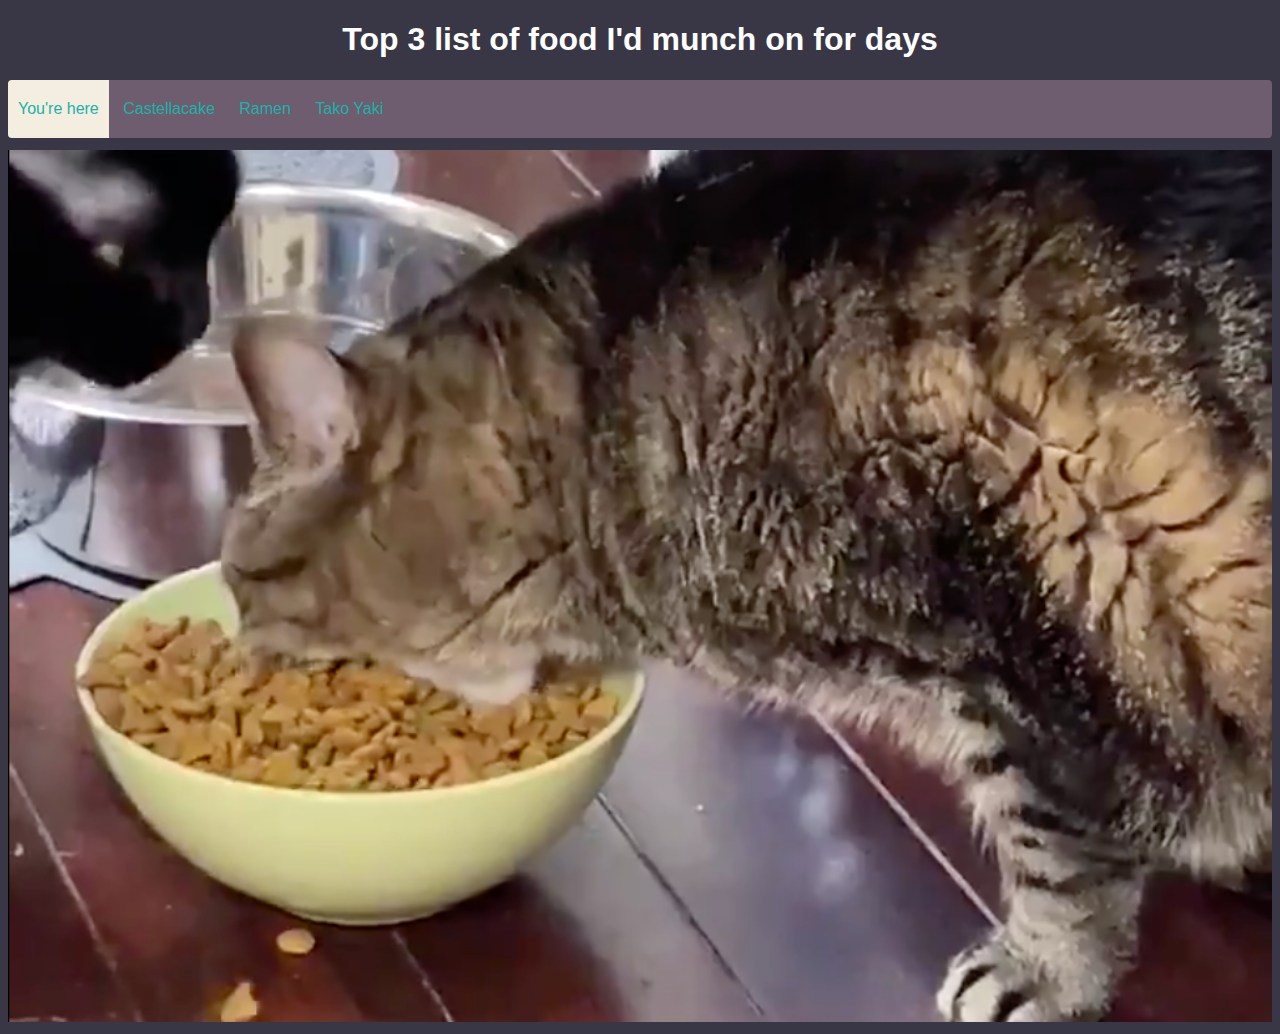
<file: index.html>
<!DOCTYPE html>
<html lang="en">
<head>
    <meta charset="UTF-8">
    <meta http-equiv="X-UA-Compatible" content="IE=edge">
    <meta name="viewport" content="width=device-width, initial-scale=1.0">
    <link rel="stylesheet" href="./css/style.css">
    <title>Gates of Heaven</title>
</head>

<body id="homepage">
    <h1 style="color: white;">Top 3 list of food I'd munch on for days</h1>
        <ol id="home-nav-bar">
            <li class="nav-l1"><a class="index-active" href="./index.html">You're here</a></li>
            <li class="nav-l1"><a href="./recipes/castellacake.html">Castellacake</a></li>
            <li class="nav-l1"><a href="./recipes/ramen.html">Ramen</a></li>
            <li class="nav-l1"><a href="./recipes/tako-yaki.html">Tako Yaki</a></li>
        </ol>
    <img src="./imgs/cat-eating.png" alt="gud catto" class="responsive-cat">
</body>
</html>
</file>
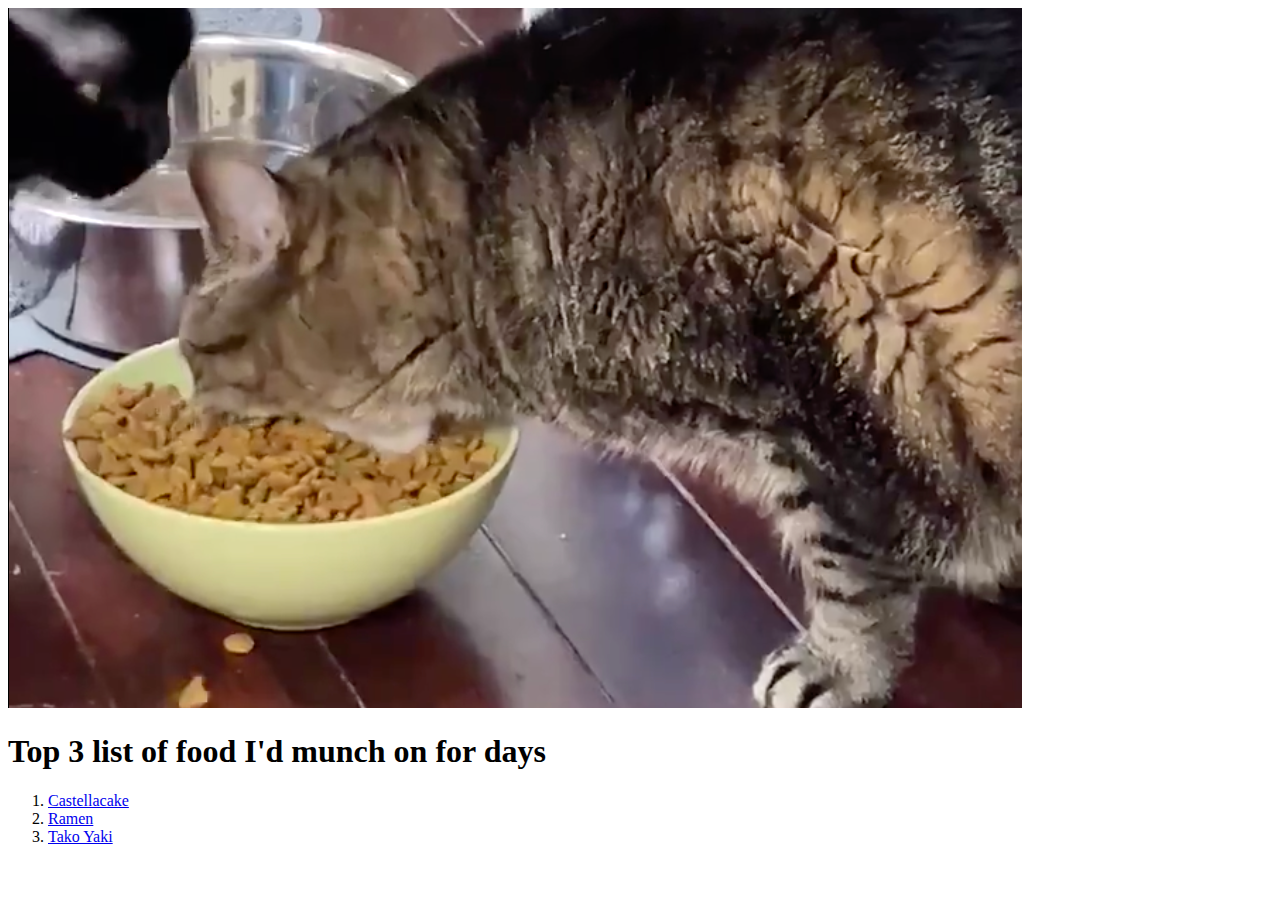
<file: main/index.html>
<!DOCTYPE html>
<html lang="en">
<head>
    <meta charset="UTF-8">
    <meta http-equiv="X-UA-Compatible" content="IE=edge">
    <meta name="viewport" content="width=device-width, initial-scale=1.0">
    <title>Gates of Heaven</title>
</head>

<body>
    <img src="../main/imgs/cat-eating.png" alt="gud catto">
    <h1>Top 3 list of food I'd munch on for days</h1>
    <ol>
    <li><a href="../recipes/castellacake/castellacake.html">Castellacake</a></li>
    <li><a href="../recipes/ramen/ramen.html">Ramen</a></li>
    <li><a href="../recipes/tako-yaki/tako-yaki.html">Tako Yaki</a></li>
    </ol>
</body>
</html>
</file>
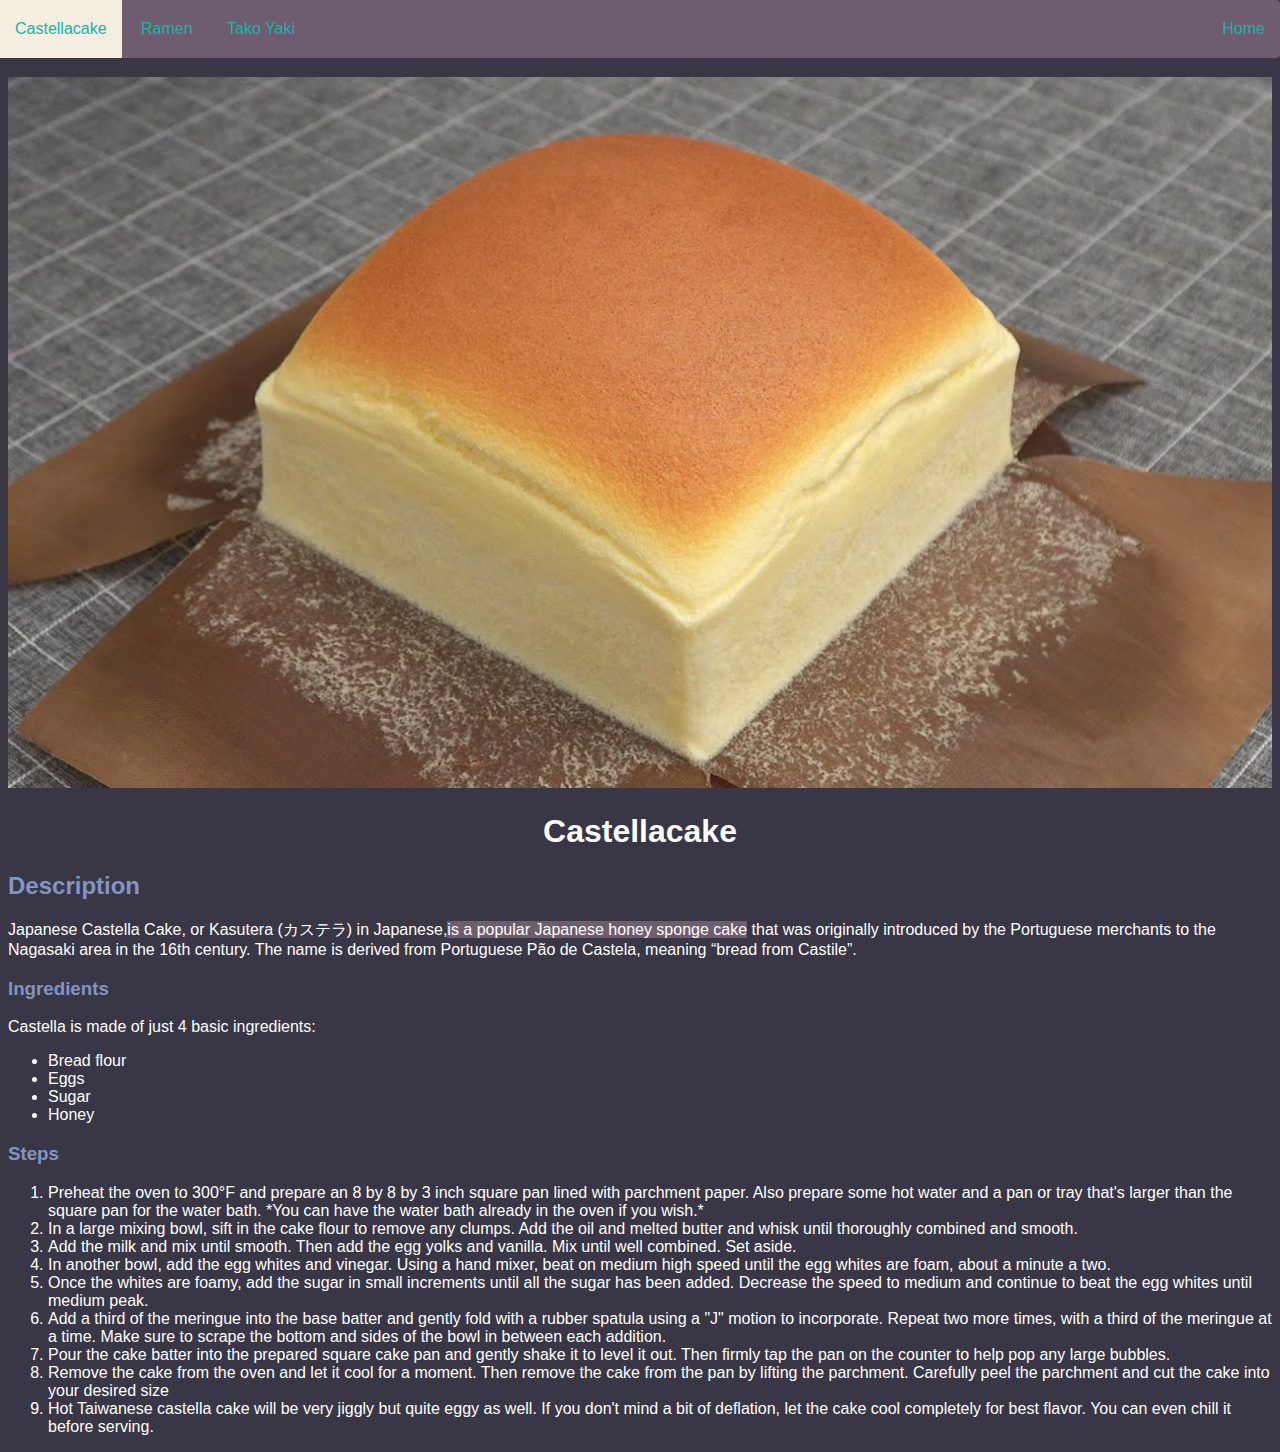
<file: recipes/castellacake.html>
<!DOCTYPE html>
<html lang="en">
<head>
    <meta charset="UTF-8">
    <meta http-equiv="X-UA-Compatible" content="IE=edge">
    <meta name="viewport" content="width=device-width, initial-scale=1.0">
    <link rel="stylesheet" href="../css/style.css">
    <title>First Recipe</title>
</head>

<body id="castella">
    <ol id="castella-nav-bar">
        <li class="nav-l2" style="float: right;"><a href="../index.html">Home</a></li>
        <li class="nav-l2"><a class="castella-active" href="./castellacake.html">Castellacake</a></li>
        <li class="nav-l2"><a href="./ramen.html">Ramen</a></li>
        <li class="nav-l2"><a href="./tako-yaki.html">Tako Yaki</a></li>
    </ol>
        <img src="../imgs/castella.jpg" alt="casutera" class="responsive">
        <h1 style="color: white">Castellacake</h1>
    <div class="c-container">
        <h2>Description</h2>
            <p>Japanese Castella Cake, or Kasutera (カステラ) in Japanese,<span style="background-color: #6D5D6E;">is a popular Japanese honey sponge cake</span> that was originally introduced by the Portuguese merchants to the Nagasaki area in the 16th century. The name is derived from Portuguese Pão de Castela, meaning “bread from Castile”.</p>
        <h3>Ingredients</h3>
        <p>Castella is made of just 4 basic ingredients:</p>
        <ul>
            <li>Bread flour</li>
            <li>Eggs</li>
            <li>Sugar</li>
            <li>Honey</li>
        </ul>
        <h3>Steps</h3>
        <ol>
            <li>Preheat the oven to 300°F and prepare an 8 by 8 by 3 inch square pan lined with parchment paper. Also prepare some hot water and a pan or tray that's larger than the square pan for the water bath. *You can have the water bath already in the oven if you wish.*</li>
            <li>In a large mixing bowl, sift in the cake flour to remove any clumps. Add the oil and melted butter and whisk until thoroughly combined and smooth.</li>
            <li>Add the milk and mix until smooth. Then add the egg yolks and vanilla. Mix until well combined. Set aside.</li>
            <li>In another bowl, add the egg whites and vinegar. Using a hand mixer, beat on medium high speed until the egg whites are foam, about a minute a two.</li>
            <li>Once the whites are foamy, add the sugar in small increments until all the sugar has been added. Decrease the speed to medium and continue to beat the egg whites until medium peak.</li>
            <li>Add a third of the meringue into the base batter and gently fold with a rubber spatula using a "J" motion to incorporate. Repeat two more times, with a third of the meringue at a time. Make sure to scrape the bottom and sides of the bowl in between each addition.</li>
            <li>Pour the cake batter into the prepared square cake pan and gently shake it to level it out. Then firmly tap the pan on the counter to help pop any large bubbles.</li>
            <li>Remove the cake from the oven and let it cool for a moment. Then remove the cake from the pan by lifting the parchment. Carefully peel the parchment and cut the cake into your desired size</li>
            <li>Hot Taiwanese castella cake will be very jiggly but quite eggy as well. If you don't mind a bit of deflation, let the cake cool completely for best flavor. You can even chill it before serving.</li>
        </ol>
    </div>
</body>
</html>
</file>
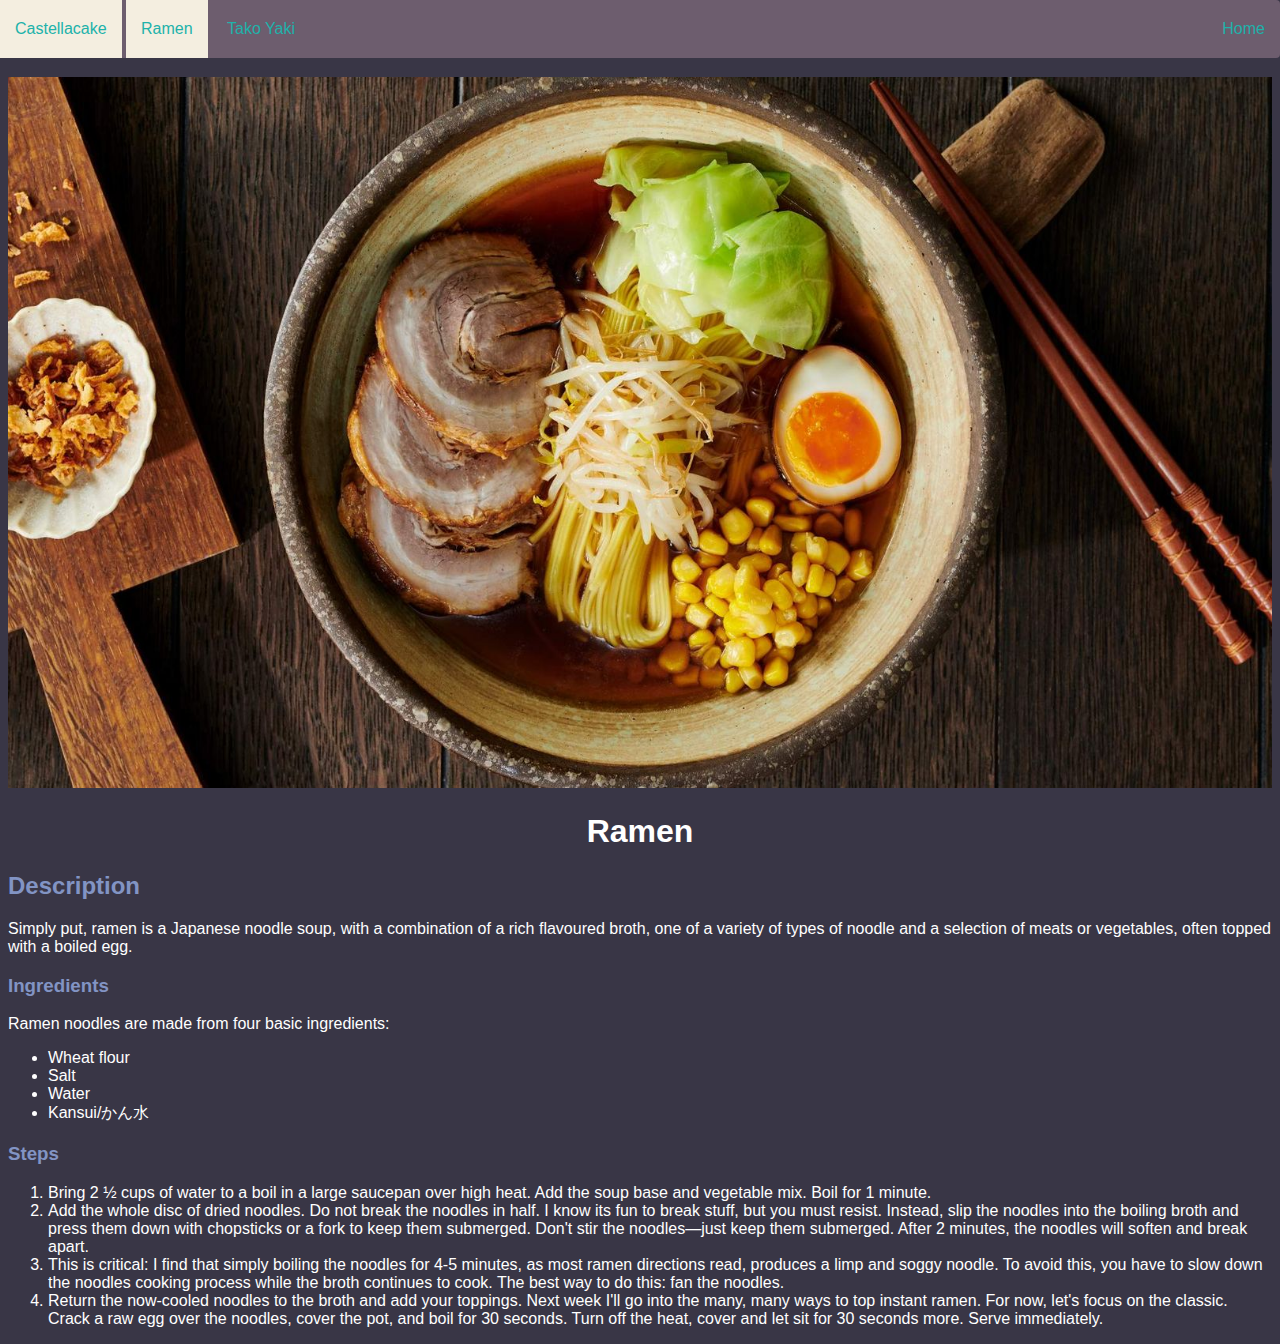
<file: recipes/ramen.html>
<!DOCTYPE html>
<html lang="en">
<head>
    <meta charset="UTF-8">
    <meta http-equiv="X-UA-Compatible" content="IE=edge">
    <meta name="viewport" content="width=device-width, initial-scale=1.0">
    <link rel="stylesheet" href="../css/style.css">
    <title>Second Recipe</title>
</head>

<body id="ramen">
    <ol id="ramen-nav-bar">
        <li class="nav-l3" style="float: right;"><a href="../index.html">Home</a></li>
        <li class="nav-l3"><a href="./castellacake.html">Castellacake</a></li>
        <li class="nav-l3"><a class="ramen-active" href="./ramen.html">Ramen</a></li>
        <li class="nav-l3"><a href="./tako-yaki.html">Tako Yaki</a></li>
    </ol>
        <img src="../imgs/ramen.jpg" alt="lamen" class="responsive">
        <h1 style="color: white;">Ramen</h1>
    <div class="r-container">
        <h2>Description</h2>
            <p>Simply put, ramen is a Japanese noodle soup, with a combination of a rich flavoured broth, one of a variety of types of noodle and a selection of meats or vegetables, often topped with a boiled egg.</p>
        <h3>Ingredients</h3>
        <p>Ramen noodles are made from four basic ingredients:</p>
        <ul>
            <li>Wheat flour</li>
            <li>Salt</li>
            <li>Water</li>
            <li>Kansui/かん水</li>
        </ul>
        <h3>Steps</h3>
        <ol>
            <li>Bring 2 ½ cups of water to a boil in a large saucepan over high heat. Add the soup base and vegetable mix. Boil for 1 minute.</li>
            <li>Add the whole disc of dried noodles. Do not break the noodles in half. I know its fun to break stuff, but you must resist. Instead, slip the noodles into the boiling broth and press them down with chopsticks or a fork to keep them submerged. Don't stir the noodles—just keep them submerged. After 2 minutes, the noodles will soften and break apart.</li>
            <li>This is critical: I find that simply boiling the noodles for 4-5 minutes, as most ramen directions read, produces a limp and soggy noodle. To avoid this, you have to slow down the noodles cooking process while the broth continues to cook. The best way to do this: fan the noodles.</li>
            <li>Return the now-cooled noodles to the broth and add your toppings. Next week I'll go into the many, many ways to top instant ramen. For now, let's focus on the classic. Crack a raw egg over the noodles, cover the pot, and boil for 30 seconds. Turn off the heat, cover and let sit for 30 seconds more. Serve immediately.</li>
        </ol>
    </div>
</body>
</html>
</file>
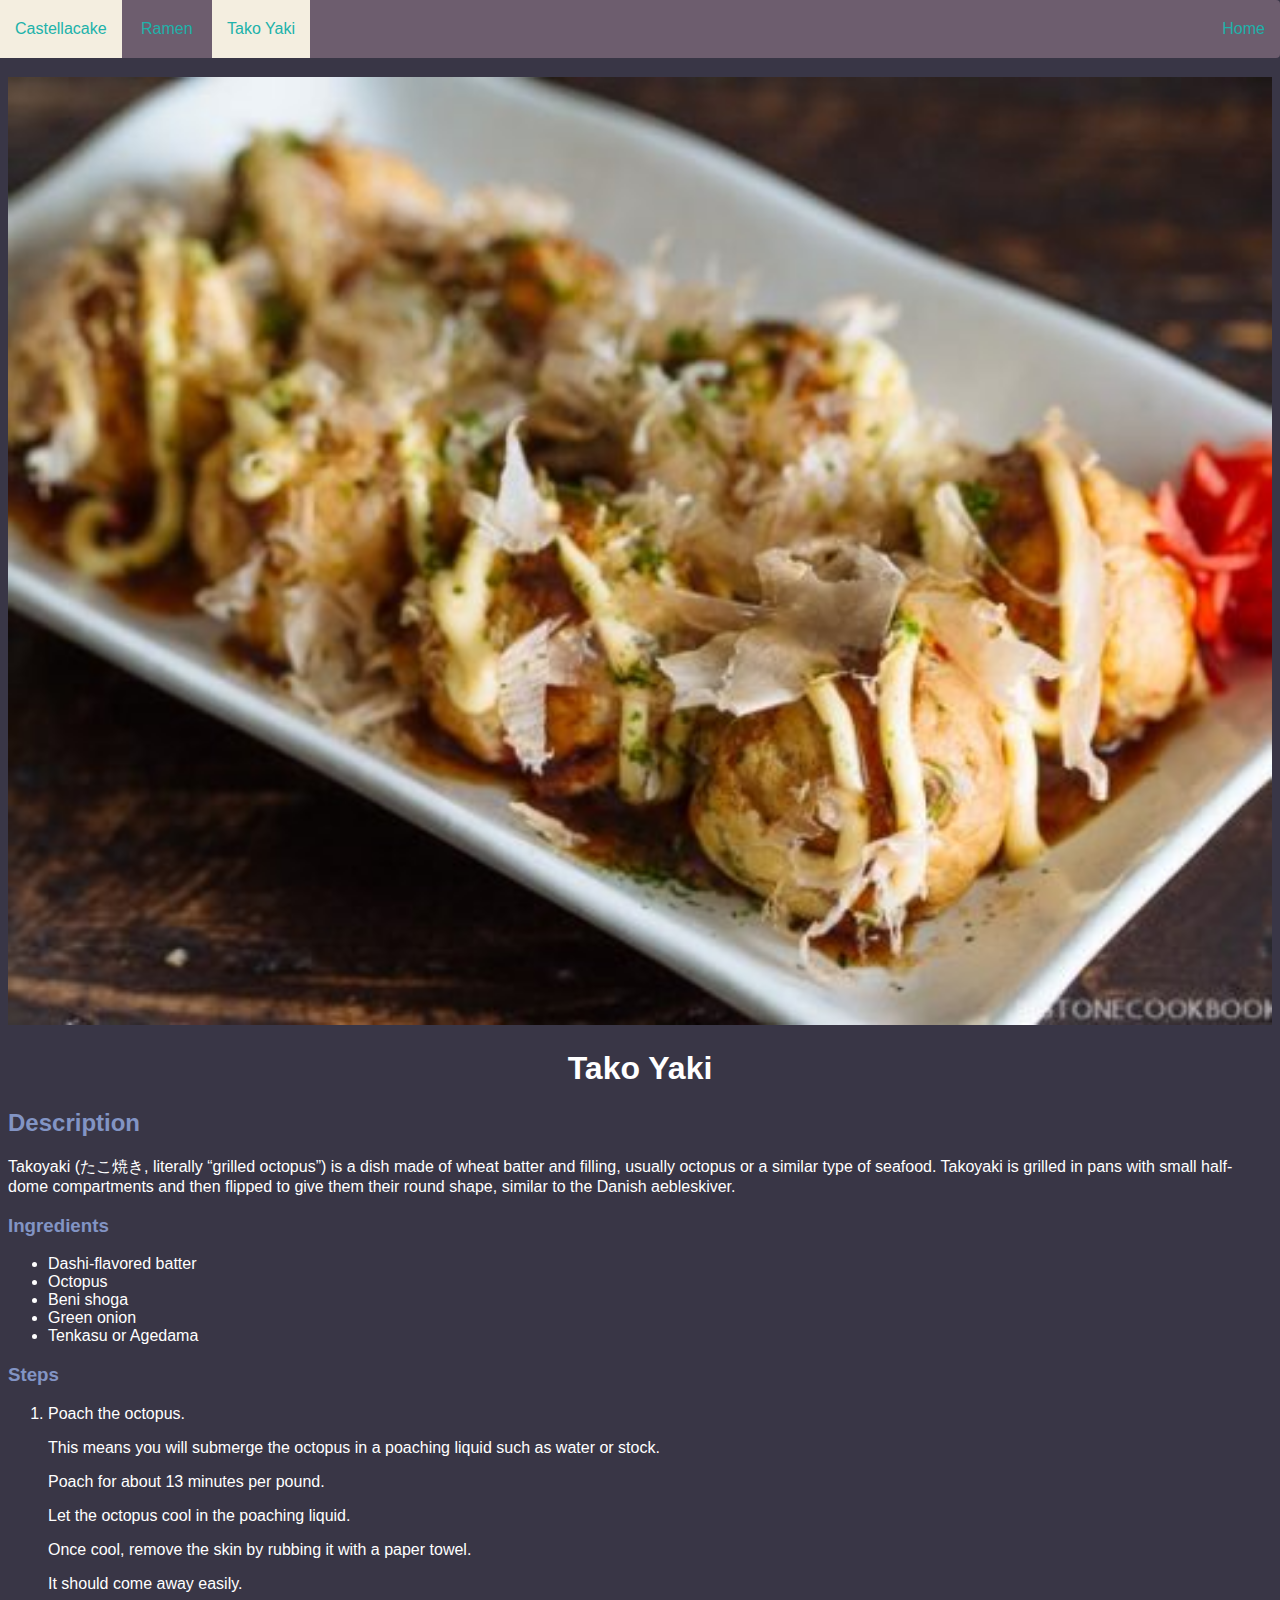
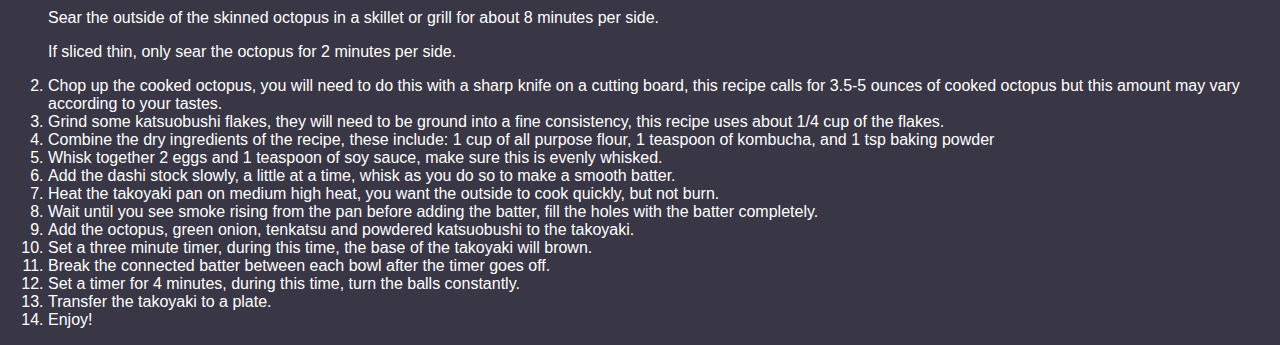
<file: recipes/tako-yaki.html>
<!DOCTYPE html>
<html lang="en">
<head>
    <meta charset="UTF-8">
    <meta http-equiv="X-UA-Compatible" content="IE=edge">
    <meta name="viewport" content="width=device-width, initial-scale=1.0">
    <link rel="stylesheet" href="../css/style.css">
    <title>Third Recipe</title>
</head>

<body id="tako-yaki">
    <ol id="tako-nav-bar">
        <li class="nav-l4" style="float: right;"><a href="../index.html">Home</a></li>
        <li class="nav-l4"><a href="./castellacake.html">Castellacake</a></li>
        <li class="nav-l4"><a href="./ramen.html">Ramen</a></li>
        <li class="nav-l4"><a class="tako-active" href="./tako-yaki.html">Tako Yaki</a></li>
    </ol>
        <img src="../imgs/tako-yaki.jpg" alt="yummy-yaki" class="responsive">
        <h1 style="color: white;">Tako Yaki</h1>
    <div class="t-container">
        <h2>Description</h2>
            <p>Takoyaki (たこ焼き, literally “grilled octopus”) is a dish made of wheat batter and filling, usually octopus or a similar type of seafood. Takoyaki is grilled in pans with small half-dome compartments and then flipped to give them their round shape, similar to the Danish aebleskiver.</p>
        <h3>Ingredients</h3>
        <ul>
            <li>Dashi-flavored batter</li>
            <li>Octopus</li>
            <li>Beni shoga</li>
            <li>Green onion</li>
            <li>Tenkasu or Agedama</li>
        </ul>
        <h3>Steps</h3>
        <ol>
            <li>Poach the octopus. 
                <p>This means you will submerge the octopus in a poaching liquid such as water or stock.</p> 
                <p>Poach for about 13 minutes per pound.</p>
                <p>Let the octopus cool in the poaching liquid.</p>
                <p>Once cool, remove the skin by rubbing it with a paper towel.</p>
                <p>It should come away easily.</p>
                <p>Sear the outside of the skinned octopus in a skillet or grill for about 8 minutes per side.</p> 
                <p>If sliced thin, only sear the octopus for 2 minutes per side.</p></li>
            <li>Chop up the cooked octopus, you will need to do this with a sharp knife on a cutting board, this recipe calls for 3.5-5 ounces of cooked octopus but this amount may vary according to your tastes.</li>
            <li>Grind some katsuobushi flakes, they will need to be ground into a fine consistency, this recipe uses about 1/4 cup of the flakes.</li>
            <li>Combine the dry ingredients of the recipe, these include: 1 cup of all purpose flour, 1 teaspoon of kombucha, and 1 tsp baking powder</li>
            <li>Whisk together 2 eggs and 1 teaspoon of soy sauce, make sure this is evenly whisked.</li>
            <li>Add the dashi stock slowly, a little at a time, whisk as you do so to make a smooth batter.</li>
            <li>Heat the takoyaki pan on medium high heat, you want the outside to cook quickly, but not burn.</li>
            <li>Wait until you see smoke rising from the pan before adding the batter, fill the holes with the batter completely.</li>
            <li>Add the octopus, green onion, tenkatsu and powdered katsuobushi to the takoyaki.</li>
            <li>Set a three minute timer, during this time, the base of the takoyaki will brown.</li>
            <li>Break the connected batter between each bowl after the timer goes off.</li>
            <li>Set a timer for 4 minutes, during this time, turn the balls constantly.</li>
            <li>Transfer the takoyaki to a plate.</li>
            <li>Enjoy!</li>
        </ol>
    </div>
</body>
</html>
</file>
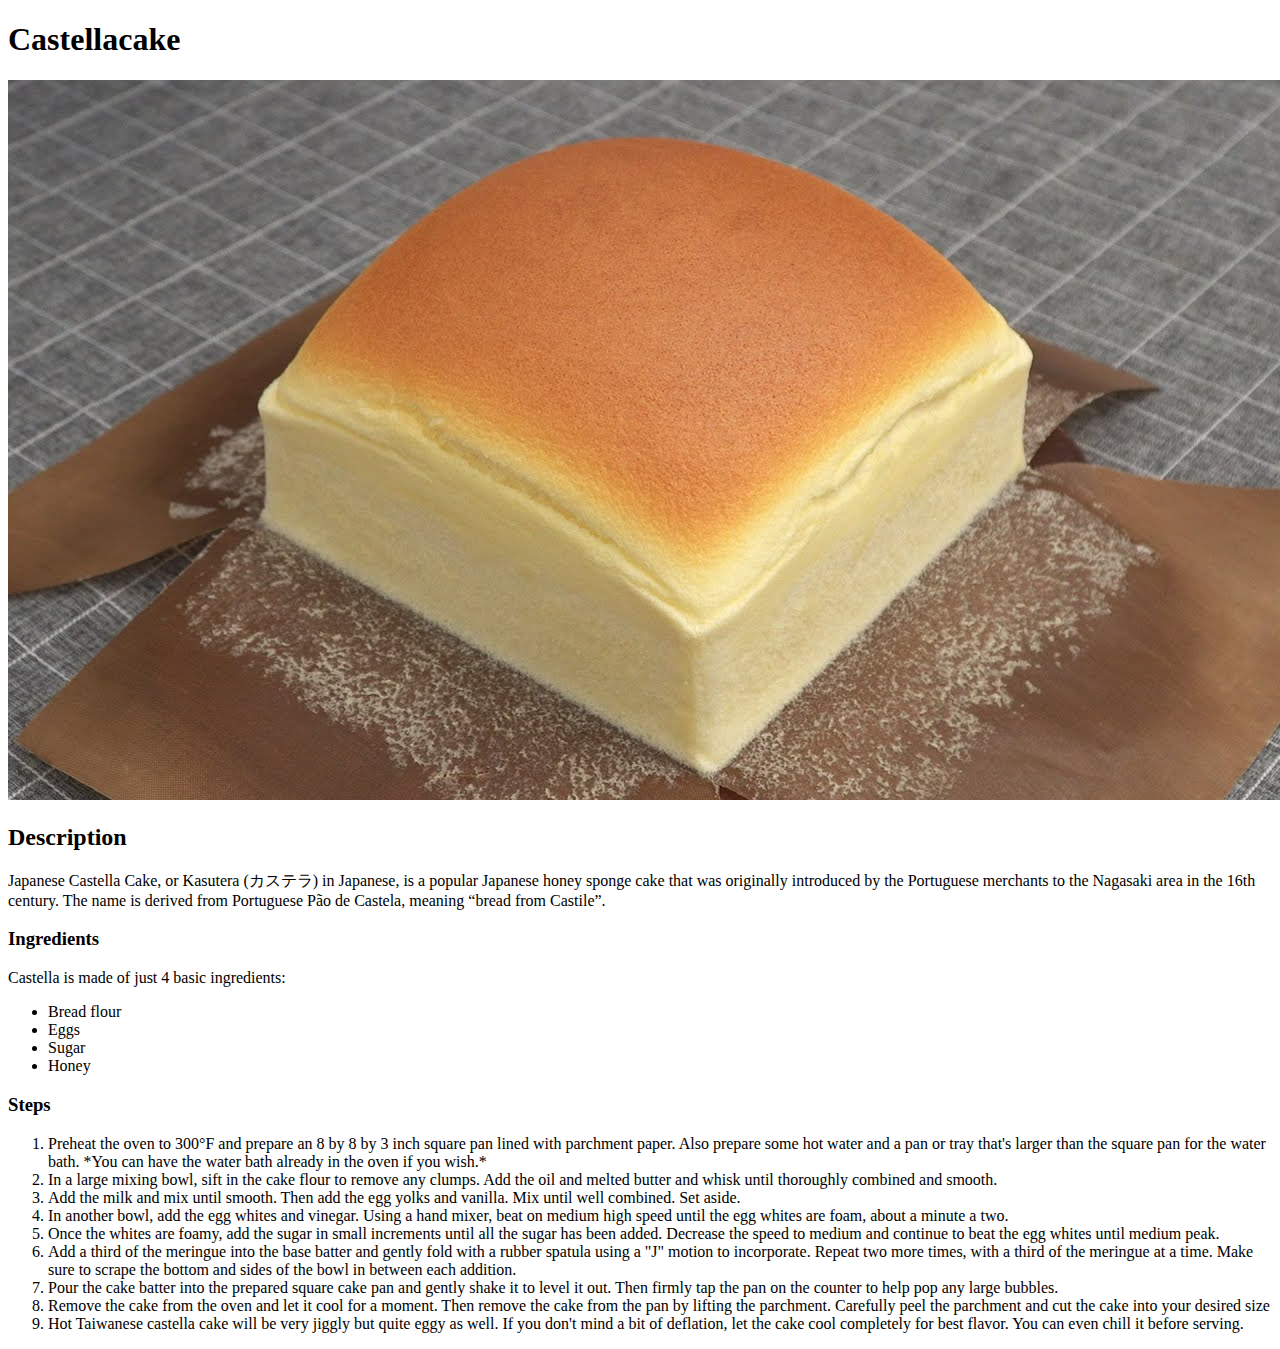
<file: recipes/castellacake/castellacake.html>
<!DOCTYPE html>
<html lang="en">
<head>
    <meta charset="UTF-8">
    <meta http-equiv="X-UA-Compatible" content="IE=edge">
    <meta name="viewport" content="width=device-width, initial-scale=1.0">
    <title>First Recipe</title>
</head>

<body>
    <h1>Castellacake</h1>
        <img src="../castellacake/castella.jpg" alt="">
        <h2>Description</h2>
            <p>Japanese Castella Cake, or Kasutera (カステラ) in Japanese, is a popular Japanese honey sponge cake that was originally introduced by the Portuguese merchants to the Nagasaki area in the 16th century. The name is derived from Portuguese Pão de Castela, meaning “bread from Castile”.</p>
        <h3>Ingredients</h3>
        <p>Castella is made of just 4 basic ingredients:</p>
        <ul>
            <li>Bread flour</li>
            <li>Eggs</li>
            <li>Sugar</li>
            <li>Honey</li>
        </ul>
        <h3>Steps</h3>
        <ol>
            <li>Preheat the oven to 300°F and prepare an 8 by 8 by 3 inch square pan lined with parchment paper. Also prepare some hot water and a pan or tray that's larger than the square pan for the water bath. *You can have the water bath already in the oven if you wish.*</li>
            <li>In a large mixing bowl, sift in the cake flour to remove any clumps. Add the oil and melted butter and whisk until thoroughly combined and smooth.</li>
            <li>Add the milk and mix until smooth. Then add the egg yolks and vanilla. Mix until well combined. Set aside.</li>
            <li>In another bowl, add the egg whites and vinegar. Using a hand mixer, beat on medium high speed until the egg whites are foam, about a minute a two.</li>
            <li>Once the whites are foamy, add the sugar in small increments until all the sugar has been added. Decrease the speed to medium and continue to beat the egg whites until medium peak.</li>
            <li>Add a third of the meringue into the base batter and gently fold with a rubber spatula using a "J" motion to incorporate. Repeat two more times, with a third of the meringue at a time. Make sure to scrape the bottom and sides of the bowl in between each addition.</li>
            <li>Pour the cake batter into the prepared square cake pan and gently shake it to level it out. Then firmly tap the pan on the counter to help pop any large bubbles.</li>
            <li>Remove the cake from the oven and let it cool for a moment. Then remove the cake from the pan by lifting the parchment. Carefully peel the parchment and cut the cake into your desired size</li>
            <li>Hot Taiwanese castella cake will be very jiggly but quite eggy as well. If you don't mind a bit of deflation, let the cake cool completely for best flavor. You can even chill it before serving.</li>
        </ol>
</body>
</html>
</file>
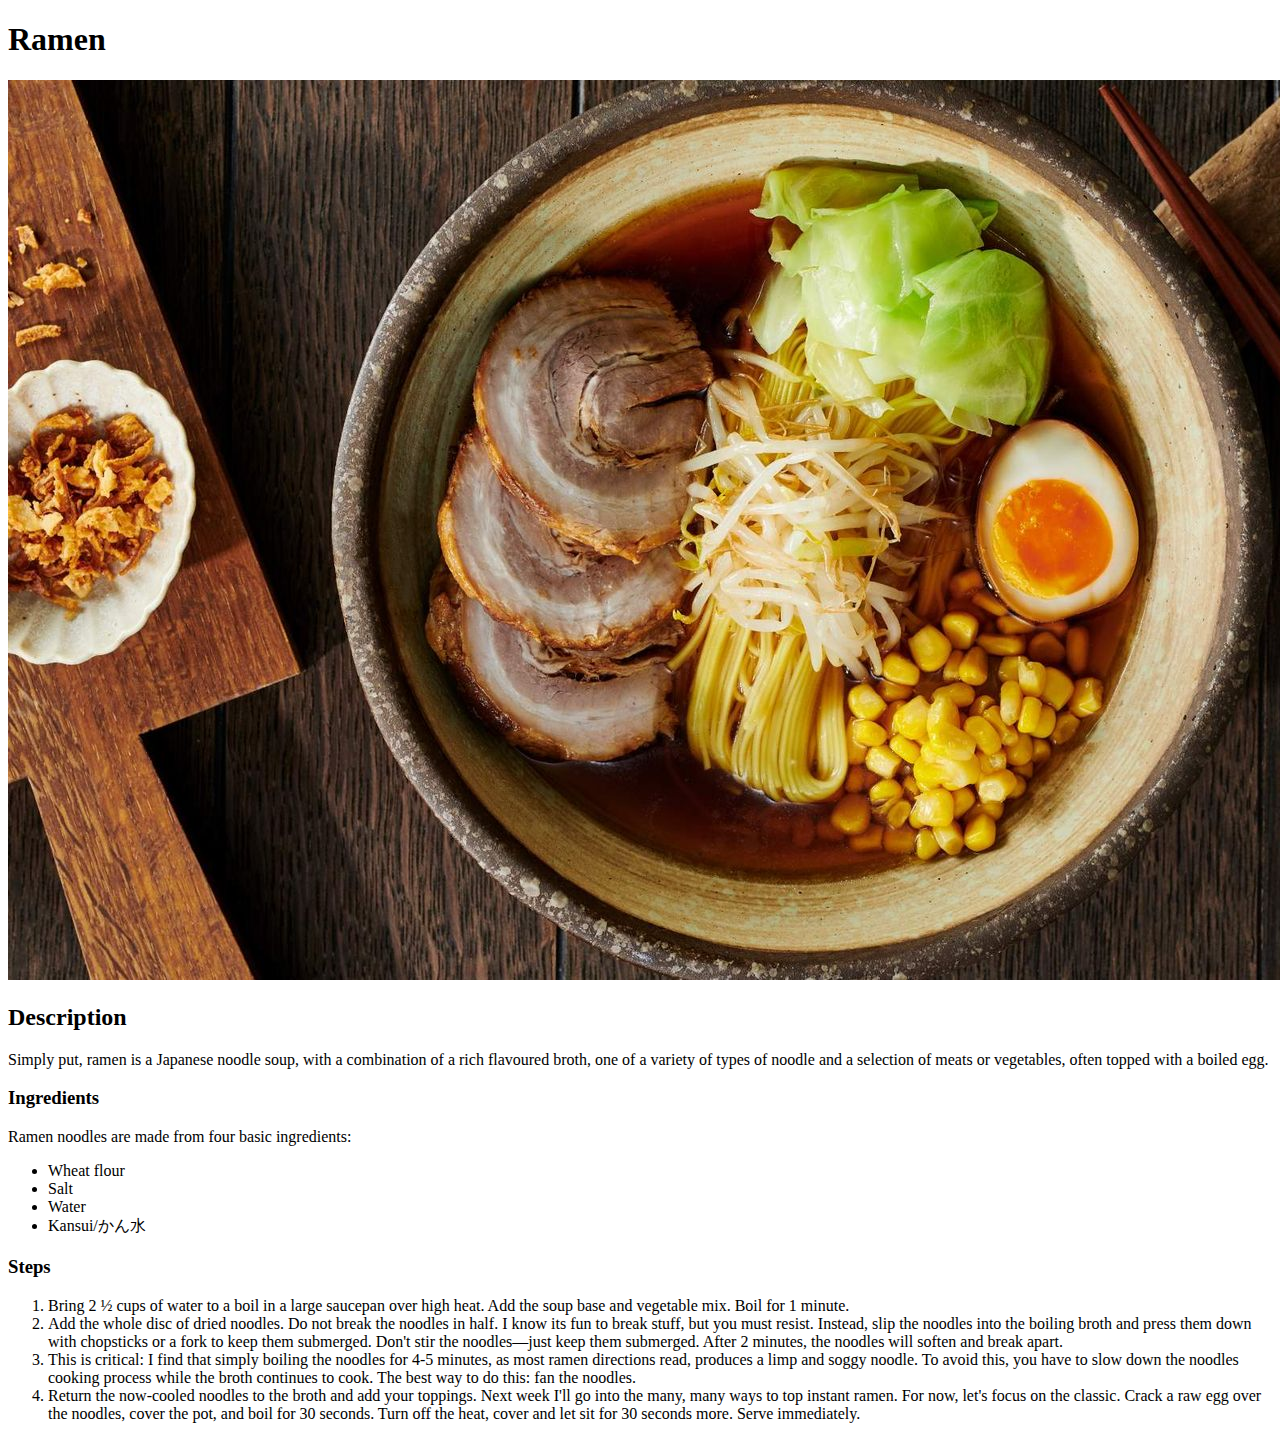
<file: recipes/ramen/ramen.html>
<!DOCTYPE html>
<html lang="en">
<head>
    <meta charset="UTF-8">
    <meta http-equiv="X-UA-Compatible" content="IE=edge">
    <meta name="viewport" content="width=device-width, initial-scale=1.0">
    <title>Second Recipe</title>
</head>

<body>
    <h1>Ramen</h1>
        <img src="../ramen/ramen.jpg" alt="">
        <h2>Description</h2>
            <p>Simply put, ramen is a Japanese noodle soup, with a combination of a rich flavoured broth, one of a variety of types of noodle and a selection of meats or vegetables, often topped with a boiled egg.</p>
        <h3>Ingredients</h3>
        <p>Ramen noodles are made from four basic ingredients:</p>
        <ul>
            <li>Wheat flour</li>
            <li>Salt</li>
            <li>Water</li>
            <li>Kansui/かん水</li>
        </ul>
        <h3>Steps</h3>
        <ol>
            <li>Bring 2 ½ cups of water to a boil in a large saucepan over high heat. Add the soup base and vegetable mix. Boil for 1 minute.</li>
            <li>Add the whole disc of dried noodles. Do not break the noodles in half. I know its fun to break stuff, but you must resist. Instead, slip the noodles into the boiling broth and press them down with chopsticks or a fork to keep them submerged. Don't stir the noodles—just keep them submerged. After 2 minutes, the noodles will soften and break apart.</li>
            <li>This is critical: I find that simply boiling the noodles for 4-5 minutes, as most ramen directions read, produces a limp and soggy noodle. To avoid this, you have to slow down the noodles cooking process while the broth continues to cook. The best way to do this: fan the noodles.</li>
            <li>Return the now-cooled noodles to the broth and add your toppings. Next week I'll go into the many, many ways to top instant ramen. For now, let's focus on the classic. Crack a raw egg over the noodles, cover the pot, and boil for 30 seconds. Turn off the heat, cover and let sit for 30 seconds more. Serve immediately.</li>
        </ol>
</body>
</html>
</file>
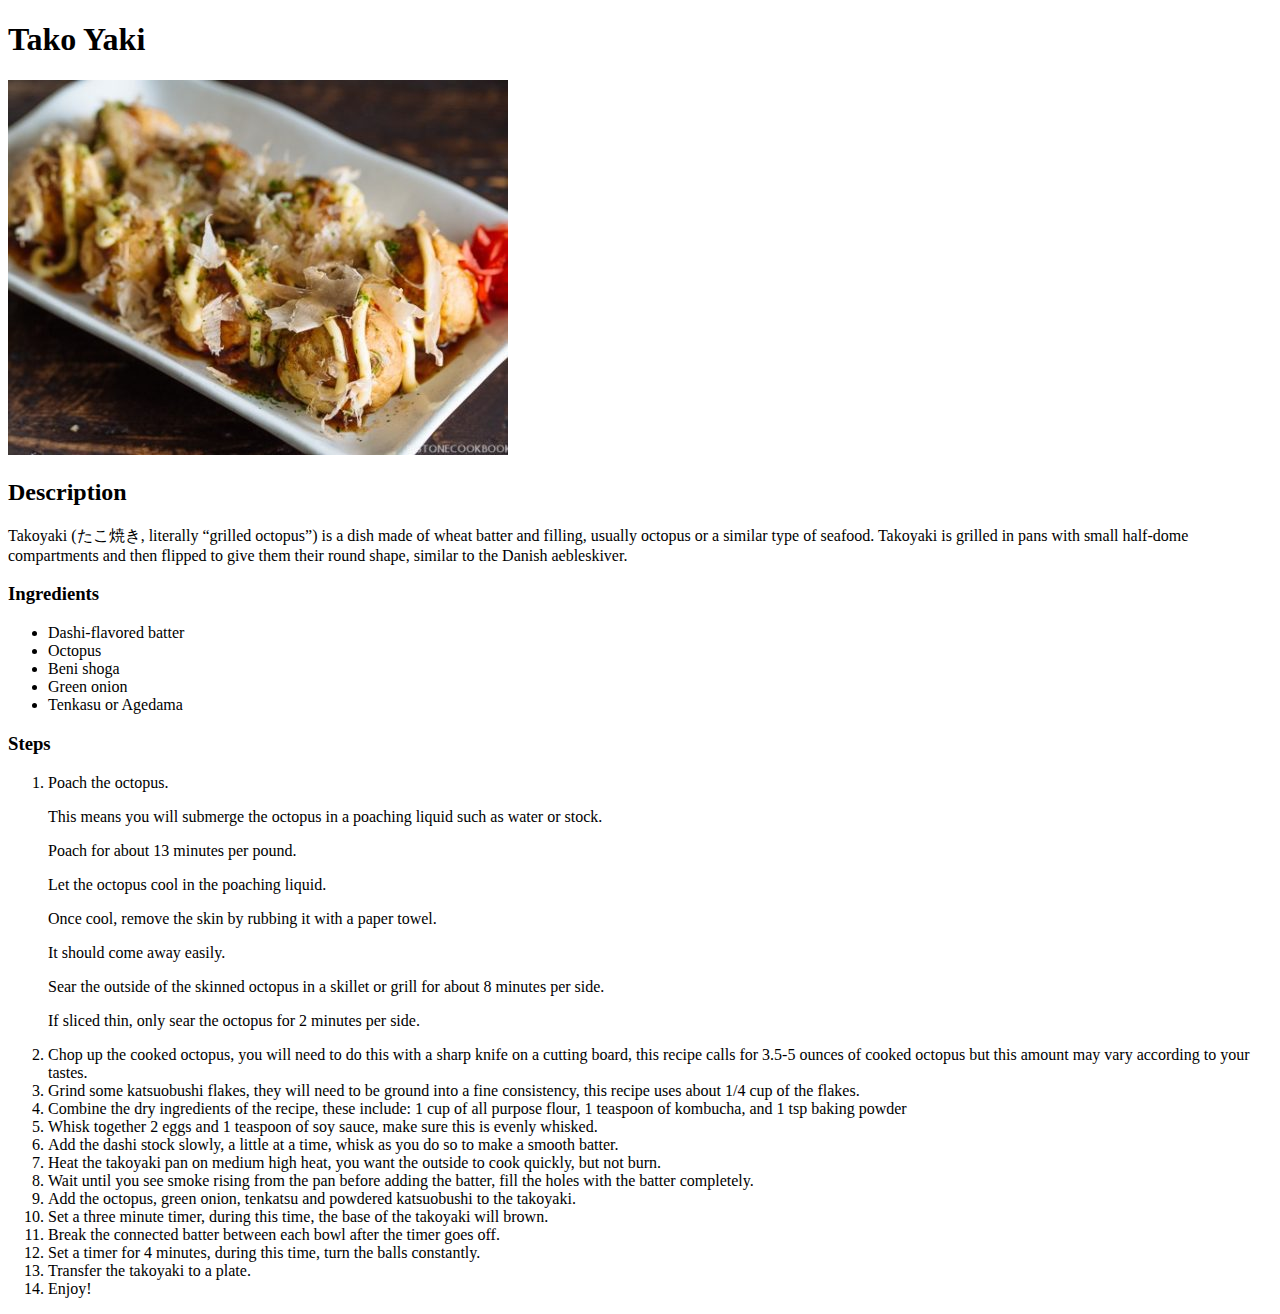
<file: recipes/tako-yaki/tako-yaki.html>
<!DOCTYPE html>
<html lang="en">
<head>
    <meta charset="UTF-8">
    <meta http-equiv="X-UA-Compatible" content="IE=edge">
    <meta name="viewport" content="width=device-width, initial-scale=1.0">
    <title>Third Recipe</title>
</head>

<body>
    <h1>Tako Yaki</h1>
        <img src="../tako-yaki/tako-yaki.jpg" alt="">
        <h2>Description</h2>
            <p>Takoyaki (たこ焼き, literally “grilled octopus”) is a dish made of wheat batter and filling, usually octopus or a similar type of seafood. Takoyaki is grilled in pans with small half-dome compartments and then flipped to give them their round shape, similar to the Danish aebleskiver.</p>
        <h3>Ingredients</h3>
        <ul>
            <li>Dashi-flavored batter</li>
            <li>Octopus</li>
            <li>Beni shoga</li>
            <li>Green onion</li>
            <li>Tenkasu or Agedama</li>
        </ul>
        <h3>Steps</h3>
        <ol>
            <li>Poach the octopus. 
                <p>This means you will submerge the octopus in a poaching liquid such as water or stock.</p> 
                <p>Poach for about 13 minutes per pound.</p>
                <p>Let the octopus cool in the poaching liquid.</p>
                <p>Once cool, remove the skin by rubbing it with a paper towel.</p>
                <p>It should come away easily.</p>
                <p>Sear the outside of the skinned octopus in a skillet or grill for about 8 minutes per side.</p> 
                <p>If sliced thin, only sear the octopus for 2 minutes per side.</p></li>
            <li>Chop up the cooked octopus, you will need to do this with a sharp knife on a cutting board, this recipe calls for 3.5-5 ounces of cooked octopus but this amount may vary according to your tastes.</li>
            <li>Grind some katsuobushi flakes, they will need to be ground into a fine consistency, this recipe uses about 1/4 cup of the flakes.</li>
            <li>Combine the dry ingredients of the recipe, these include: 1 cup of all purpose flour, 1 teaspoon of kombucha, and 1 tsp baking powder</li>
            <li>Whisk together 2 eggs and 1 teaspoon of soy sauce, make sure this is evenly whisked.</li>
            <li>Add the dashi stock slowly, a little at a time, whisk as you do so to make a smooth batter.</li>
            <li>Heat the takoyaki pan on medium high heat, you want the outside to cook quickly, but not burn.</li>
            <li>Wait until you see smoke rising from the pan before adding the batter, fill the holes with the batter completely.</li>
            <li>Add the octopus, green onion, tenkatsu and powdered katsuobushi to the takoyaki.</li>
            <li>Set a three minute timer, during this time, the base of the takoyaki will brown.</li>
            <li>Break the connected batter between each bowl after the timer goes off.</li>
            <li>Set a timer for 4 minutes, during this time, turn the balls constantly.</li>
            <li>Transfer the takoyaki to a plate.</li>
            <li>Enjoy!</li>
        </ol>
</body>
</html>
</file>
<file: css/style.css>
/* background properties of each page */
#homepage, #castella, #ramen, #tako-yaki{
    background-color: #393646;
    font-family: Helvetica, Arial, Verdana, sans-serif;
}

/*-------------------------------------------------------------------------*/

/* shared properties */
h2, h3 {
    color: #8294C4;
}

h1{
    text-align: center;
}

/* img properties for the other pages */
.responsive {
    width: 100%;
    height: auto;
    margin-top: 69px;
}
/* end of shared properties */

/*-------------------------------------------------------------------------*/

/* index.html edits start here */

.responsive-cat {
    width: 100%;
    height: auto;
}

/* unvisited link */
a:link {
    color: lightseagreen;
    text-decoration: none;
    font-weight: 400;
}

/* visited link */
a:visited {
    color: lightcoral;
    text-decoration: none;
    font-weight: 400;
}

/* Navigation bar style */
#home-nav-bar {
    list-style-type: none;
    margin: 0px 0px 12px;
    padding: 0px;
    border-radius: 4px;
    background-color: #6D5D6E;
    overflow: hidden;
    
    
}

.nav-l1 {
    display: inline-block;
    
}

/* Navbar links */
.nav-l1 a{
    display: inline-block;
    padding: 20px 10px;
}

.nav-l1 a:hover {
    background-color: #F4EEE0;

    
}

.index-active{
    background-color: #F4EEE0;
}
/* index.html edits finish here */

/*-------------------------------------------------------------------------*/

/* castellacake.html edits start here */
.c-container {
    color: white;
}

/* Navigation bar style */
#castella-nav-bar {
    list-style-type: none;
    margin: 0px 0px 12px;
    padding: 0px;
    border-radius: 4px;
    background-color: #6D5D6E;
    top: 0; left: 0;
    position: fixed; /* Set the navbar to fixed position */
    width: 100%; /* Full width */
}

.nav-l2 {
    display: inline-block;
}

/* Navbar links */
.nav-l2 a{
    display: inline-block;
    padding: 20px 15px;
}

.nav-l2 a:hover {
    background-color: #F4EEE0;

    
}

.castella-active{
    background-color: #F4EEE0;
}
/* castellacake.html edits ends here */

/*-------------------------------------------------------------------------*/

/* ramen.html edits start here */
.r-container {
    color: white;
}

/* Navigation bar style */
#ramen-nav-bar {
    list-style-type: none;
    margin: 0px 0px 12px;
    padding: 0px;
    border-radius: 4px;
    background-color: #6D5D6E;
    top: 0; left: 0;
    position: fixed; /* Set the navbar to fixed position */
    width: 100%; /* Full width */
}

.nav-l3 {
    display: inline-block;
}

/* Navbar links */
.nav-l3 a{
    display: inline-block;
    padding: 20px 15px;
}

.nav-l3 a:hover {
    background-color: #F4EEE0;

    
}

.ramen-active{
    background-color: #F4EEE0;
}
/* ramen.html edits ends here */

/*-------------------------------------------------------------------------*/

/* tako-yaki.html edits start here */
.t-container {
    color: white;
}

/* Navigation bar style */
#tako-nav-bar {
    list-style-type: none;
    margin: 0px 0px 12px;
    padding: 0px;
    border-radius: 4px;
    background-color: #6D5D6E;
    top: 0; left: 0;
    position: fixed; /* Set the navbar to fixed position */
    width: 100%; /* Full width */
}

.nav-l4 {
    display: inline-block;
}

/* Navbar links */
.nav-l4 a {
    display: inline-block;
    padding: 20px 15px;
}

.nav-l4 a:hover {
    background-color: #F4EEE0;

    
}

.tako-active{
    background-color: #F4EEE0;
}
/* tako-yaki.html edits ends here */

/*-------------------------------------------------------------------------*/
</file>
